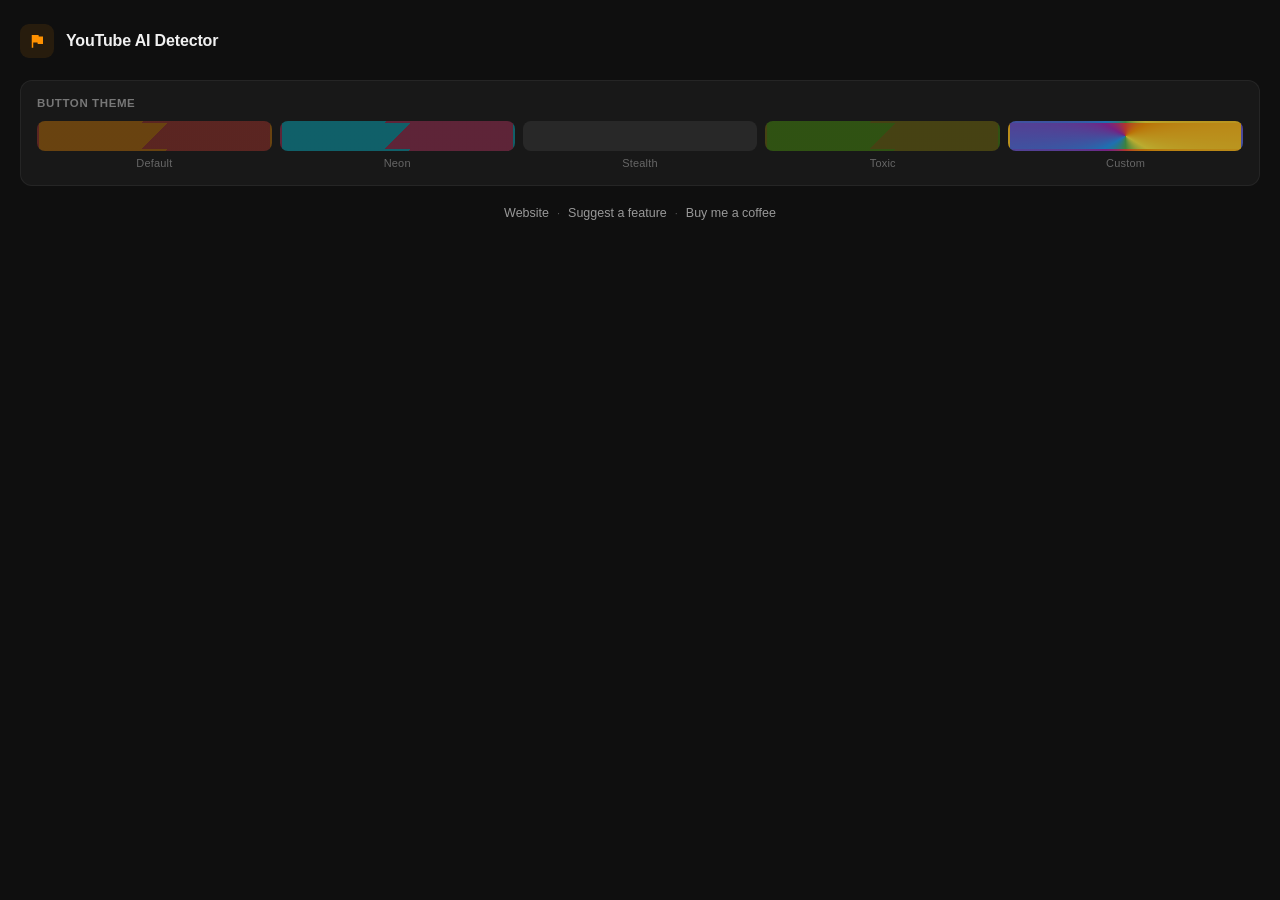
<file: extension/popup.html>
<!DOCTYPE html>
<html lang="en">
<head>
  <meta charset="UTF-8">
  <meta name="viewport" content="width=device-width, initial-scale=1.0">
  <link rel="stylesheet" href="popup.css">
  <title>YouTube AI Blocker</title>
</head>
<body>
  <div class="popup">
    <header class="header">
      <div class="header-icon">
        <svg viewBox="0 0 24 24" width="18" height="18" fill="#ff9100">
          <path d="M14.4 6L14 4H5v17h2v-7h5.6l.4 2h7V6z"/>
        </svg>
      </div>
      <h1 class="header-title">YouTube AI Detector</h1>
    </header>

    <section class="card">
      <p class="card-label">Button theme</p>
      <div class="theme-picker" id="theme-picker">
        <button class="theme-swatch" data-theme="default" title="Default">
          <span class="swatch-fill swatch-default"></span>
          <span class="swatch-name">Default</span>
        </button>
        <button class="theme-swatch" data-theme="neon" title="Neon">
          <span class="swatch-fill swatch-neon"></span>
          <span class="swatch-name">Neon</span>
        </button>
        <button class="theme-swatch" data-theme="stealth" title="Stealth">
          <span class="swatch-fill swatch-stealth"></span>
          <span class="swatch-name">Stealth</span>
        </button>
        <button class="theme-swatch" data-theme="toxic" title="Toxic">
          <span class="swatch-fill swatch-toxic"></span>
          <span class="swatch-name">Toxic</span>
        </button>
        <button class="theme-swatch" data-theme="custom" title="Custom">
          <span class="swatch-fill swatch-custom" id="swatch-custom-fill"></span>
          <span class="swatch-name">Custom</span>
        </button>
      </div>

      <div class="custom-colors" id="custom-colors">
        <div class="color-row">
          <label>Flagged color</label>
          <input type="color" id="color-flagged" value="#ff9100">
        </div>
        <div class="color-row">
          <label>Reported color</label>
          <input type="color" id="color-reported" value="#f44336">
        </div>
      </div>
    </section>

    <footer class="footer">
      <div class="footer-links">
        <a href="https://youtube-ai-detector.lukasdzenk.com" target="_blank" class="footer-link">Website</a>
        <span class="footer-dot">·</span>
        <a href="mailto:lukasdzn1@gmail.com?subject=YouTube%20AI%20Blocker%20Feedback" class="footer-link">Suggest a feature</a>
        <span class="footer-dot">·</span>
        <a href="https://www.buymeacoffee.com/lukasdzn" target="_blank" class="footer-link">Buy me a coffee</a>
      </div>
    </footer>
  </div>
  <script src="popup.js"></script>
</body>
</html>
</file>
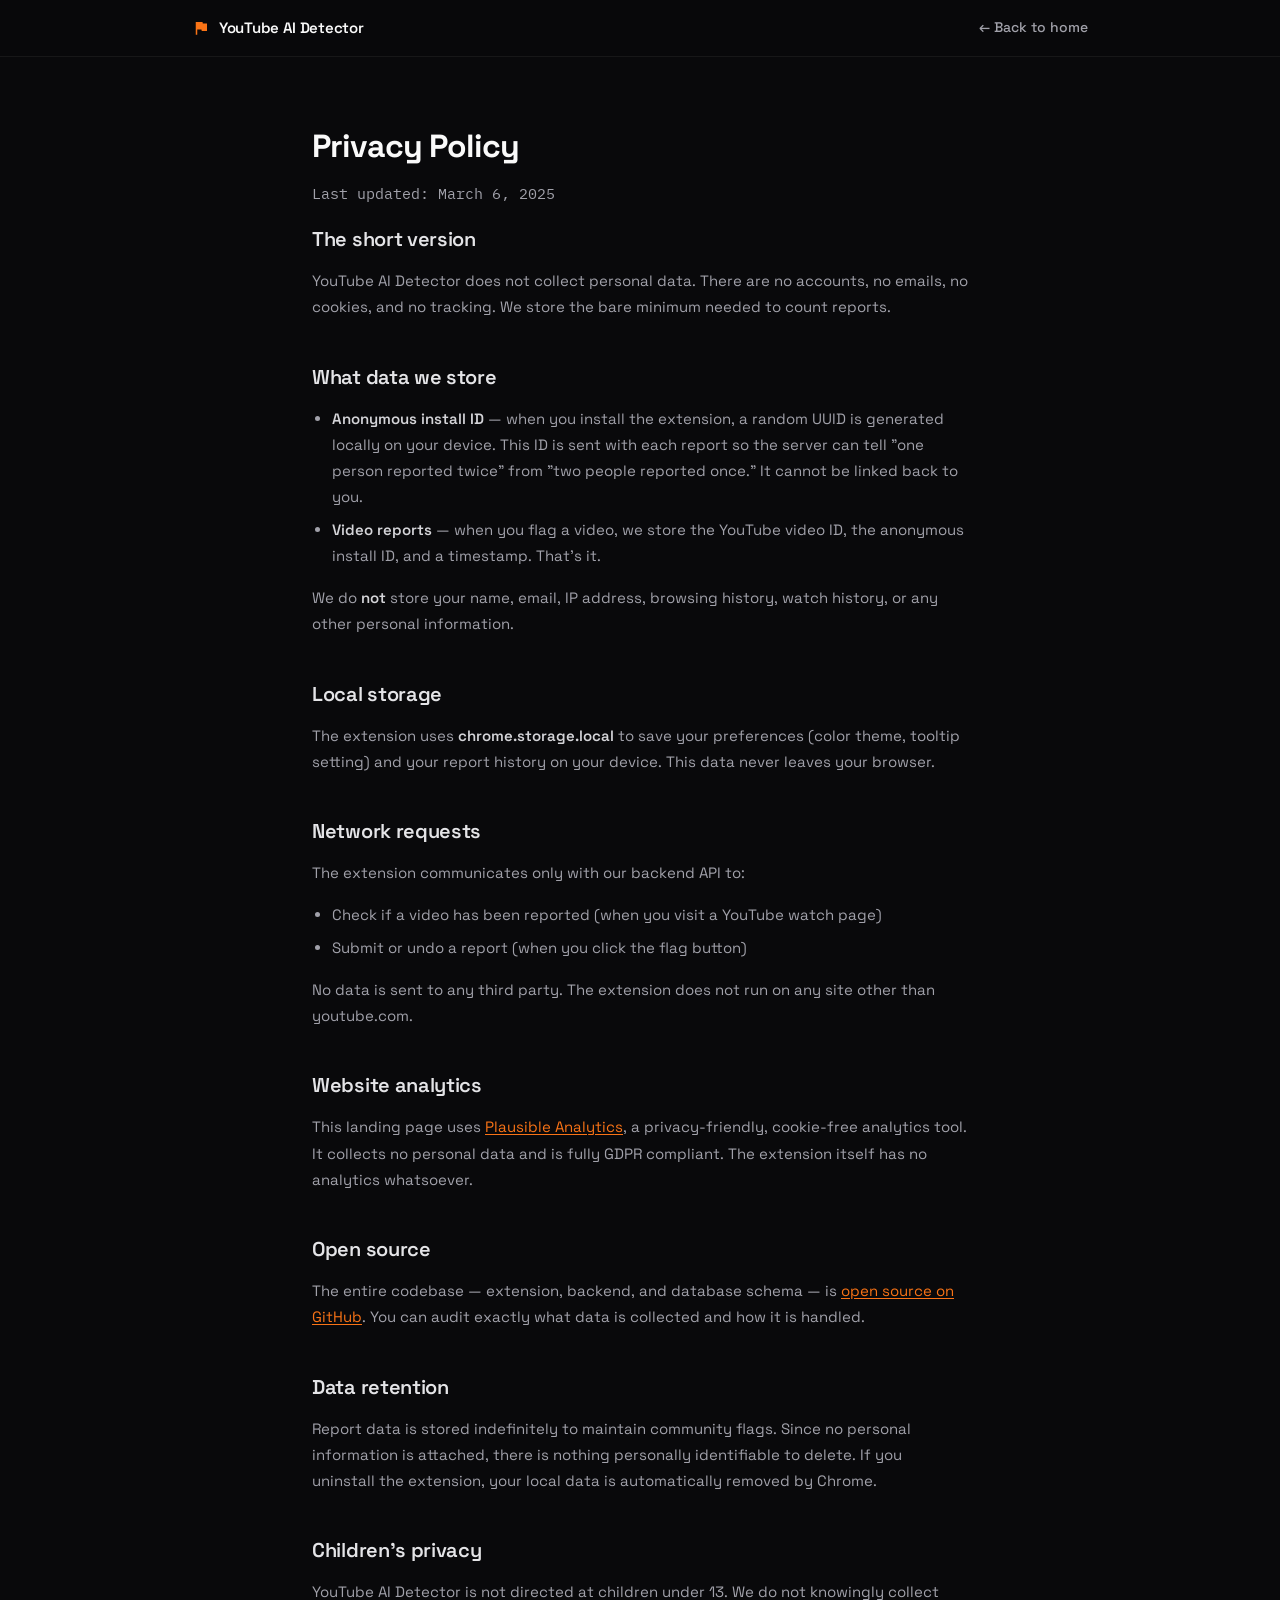
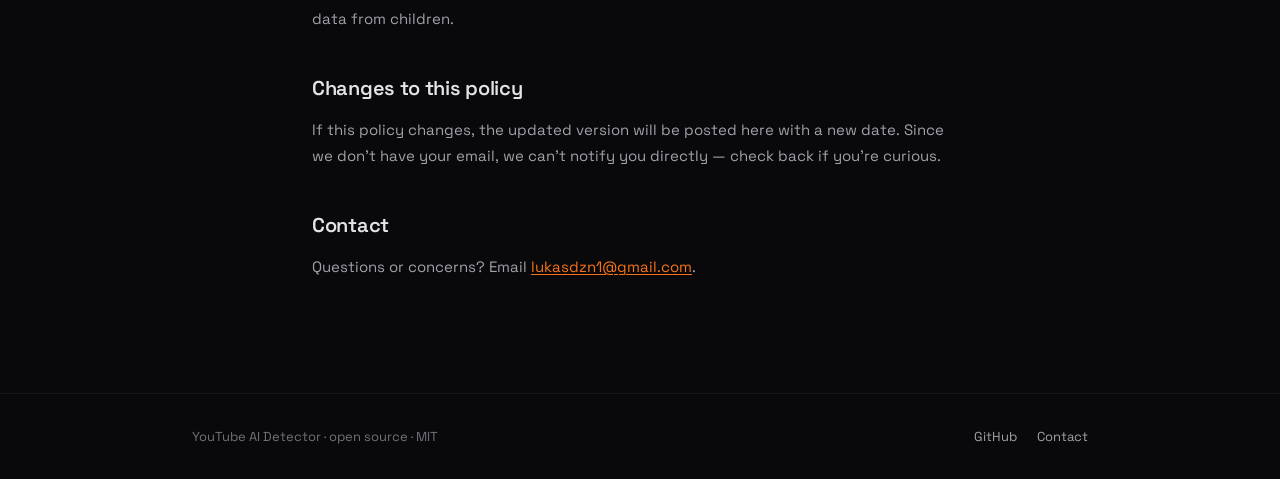
<file: backend/static/privacy.html>
<!DOCTYPE html>
<html lang="en" dir="ltr">
<head>
  <meta charset="UTF-8">
  <meta name="viewport" content="width=device-width, initial-scale=1.0">
  <title>Privacy Policy — YouTube AI Detector</title>
  <meta name="description" content="Privacy policy for the YouTube AI Detector Chrome extension. No accounts, no tracking, no personal data.">
  <meta name="robots" content="index, follow">
  <link rel="canonical" href="https://youtube-ai-detector.lukasdzenk.com/privacy">
  <meta name="theme-color" content="#09090b">
  <link rel="icon" href="/favicon.ico" type="image/x-icon">
  <link rel="preconnect" href="https://fonts.googleapis.com">
  <link rel="preconnect" href="https://fonts.gstatic.com" crossorigin>
  <link href="https://fonts.googleapis.com/css2?family=Space+Grotesk:wght@400;500;600;700&family=IBM+Plex+Mono:wght@400;500&display=swap" rel="stylesheet">
  <script defer data-domain="youtube-ai-detector.lukasdzenk.com" src="https://plausible-1.matcha-squad.xyz/js/script.js"></script>
  <style>
    * { margin: 0; padding: 0; box-sizing: border-box; }

    body {
      font-family: 'Space Grotesk', system-ui, sans-serif;
      background: #09090b;
      color: #d4d4d8;
      font-size: 16px;
      line-height: 1.65;
      -webkit-font-smoothing: antialiased;
      overflow-x: hidden;
    }

    a { color: inherit; }

    :focus-visible {
      outline: 2px solid #f97316;
      outline-offset: 2px;
    }

    .w {
      max-width: 720px;
      margin: 0 auto;
      padding: 0 32px;
    }

    nav {
      position: fixed;
      top: 0;
      left: 0;
      right: 0;
      z-index: 100;
      background: rgba(9, 9, 11, 0.92);
      backdrop-filter: blur(12px);
      border-bottom: 1px solid rgba(255,255,255,0.06);
    }

    .nav-inner {
      max-width: 960px;
      margin: 0 auto;
      padding: 0 32px;
      display: flex;
      align-items: center;
      justify-content: space-between;
      height: 56px;
    }

    .nav-left {
      display: flex;
      align-items: center;
      gap: 9px;
      text-decoration: none;
    }

    .nav-flag { color: #f97316; }

    .nav-name {
      font-weight: 600;
      font-size: 15px;
      color: #fafafa;
      letter-spacing: -0.3px;
    }

    .nav-back {
      font-size: 14px;
      color: #a1a1aa;
      text-decoration: none;
      font-weight: 500;
      transition: color 0.15s;
    }

    .nav-back:hover { color: #d4d4d8; }

    .content {
      padding: 120px 0 96px;
    }

    .content h1 {
      font-size: 32px;
      font-weight: 700;
      color: #fafafa;
      letter-spacing: -1px;
      margin-bottom: 8px;
    }

    .updated {
      font-family: 'IBM Plex Mono', monospace;
      font-size: 13px;
      color: #71717a;
      margin-bottom: 48px;
    }

    .content h2 {
      font-size: 20px;
      font-weight: 600;
      color: #e4e4e7;
      margin: 40px 0 12px;
      letter-spacing: -0.3px;
    }

    .content h2:first-of-type {
      margin-top: 0;
    }

    .content p {
      font-size: 15px;
      color: #a1a1aa;
      line-height: 1.75;
      margin-bottom: 16px;
    }

    .content ul {
      margin: 0 0 16px 20px;
      font-size: 15px;
      color: #a1a1aa;
      line-height: 1.75;
    }

    .content li {
      margin-bottom: 6px;
    }

    .content strong {
      color: #d4d4d8;
      font-weight: 600;
    }

    .content a {
      color: #f97316;
      text-decoration: underline;
      text-underline-offset: 2px;
      transition: color 0.15s;
    }

    .content a:hover { color: #fb923c; }

    footer {
      border-top: 1px solid rgba(255,255,255,0.06);
      padding: 32px 0;
    }

    .footer-inner {
      max-width: 960px;
      margin: 0 auto;
      padding: 0 32px;
      display: flex;
      justify-content: space-between;
      align-items: center;
      font-size: 13px;
      color: #71717a;
    }

    .footer-inner a {
      color: #a1a1aa;
      text-decoration: none;
      transition: color 0.15s;
    }

    .footer-inner a:hover { color: #d4d4d8; }

    .footer-links {
      display: flex;
      gap: 20px;
    }

    @media (max-width: 680px) {
      .w { padding: 0 20px; }
      .nav-inner { padding: 0 20px; }
      .footer-inner { padding: 0 20px; flex-direction: column; gap: 14px; text-align: center; }
      .content { padding: 100px 0 64px; }
      .content h1 { font-size: 26px; }
      .nav-name { display: none; }
    }
  </style>
</head>
<body>

<header>
<nav role="navigation" aria-label="Main navigation">
  <div class="nav-inner">
    <a href="/" class="nav-left">
      <svg class="nav-flag" viewBox="0 0 24 24" width="18" height="18" fill="currentColor"><path d="M14.4 6L14 4H5v17h2v-7h5.6l.4 2h7V6z"/></svg>
      <span class="nav-name">YouTube AI Detector</span>
    </a>
    <a href="/" class="nav-back">&larr; Back to home</a>
  </div>
</nav>
</header>

<main class="content">
  <div class="w">
    <h1>Privacy Policy</h1>
    <p class="updated">Last updated: March 6, 2025</p>

    <h2>The short version</h2>
    <p>YouTube AI Detector does not collect personal data. There are no accounts, no emails, no cookies, and no tracking. We store the bare minimum needed to count reports.</p>

    <h2>What data we store</h2>
    <ul>
      <li><strong>Anonymous install ID</strong> — when you install the extension, a random UUID is generated locally on your device. This ID is sent with each report so the server can tell "one person reported twice" from "two people reported once." It cannot be linked back to you.</li>
      <li><strong>Video reports</strong> — when you flag a video, we store the YouTube video ID, the anonymous install ID, and a timestamp. That's it.</li>
    </ul>
    <p>We do <strong>not</strong> store your name, email, IP address, browsing history, watch history, or any other personal information.</p>

    <h2>Local storage</h2>
    <p>The extension uses <strong>chrome.storage.local</strong> to save your preferences (color theme, tooltip setting) and your report history on your device. This data never leaves your browser.</p>

    <h2>Network requests</h2>
    <p>The extension communicates only with our backend API to:</p>
    <ul>
      <li>Check if a video has been reported (when you visit a YouTube watch page)</li>
      <li>Submit or undo a report (when you click the flag button)</li>
    </ul>
    <p>No data is sent to any third party. The extension does not run on any site other than youtube.com.</p>

    <h2>Website analytics</h2>
    <p>This landing page uses <a href="https://plausible.io" target="_blank" rel="noopener">Plausible Analytics</a>, a privacy-friendly, cookie-free analytics tool. It collects no personal data and is fully GDPR compliant. The extension itself has no analytics whatsoever.</p>

    <h2>Open source</h2>
    <p>The entire codebase — extension, backend, and database schema — is <a href="https://github.com/LukasDzenk/youtube-ai-detector" target="_blank" rel="noopener nofollow">open source on GitHub</a>. You can audit exactly what data is collected and how it is handled.</p>

    <h2>Data retention</h2>
    <p>Report data is stored indefinitely to maintain community flags. Since no personal information is attached, there is nothing personally identifiable to delete. If you uninstall the extension, your local data is automatically removed by Chrome.</p>

    <h2>Children's privacy</h2>
    <p>YouTube AI Detector is not directed at children under 13. We do not knowingly collect data from children.</p>

    <h2>Changes to this policy</h2>
    <p>If this policy changes, the updated version will be posted here with a new date. Since we don't have your email, we can't notify you directly — check back if you're curious.</p>

    <h2>Contact</h2>
    <p>Questions or concerns? Email <a href="mailto:lukasdzn1@gmail.com?subject=YouTube%20AI%20Detector%20-%20Privacy">lukasdzn1@gmail.com</a>.</p>
  </div>
</main>

<footer role="contentinfo">
  <div class="footer-inner">
    <span>YouTube AI Detector &middot; open source &middot; MIT</span>
    <div class="footer-links">
      <a href="https://github.com/LukasDzenk/youtube-ai-detector" target="_blank" rel="noopener nofollow">GitHub</a>
      <a href="mailto:lukasdzn1@gmail.com?subject=YouTube%20AI%20Detector%20Feedback">Contact</a>
    </div>
  </div>
</footer>

</body>
</html>
</file>
<file: extension/popup.css>
* {
  margin: 0;
  padding: 0;
  box-sizing: border-box;
}

body {
  font-family: "Roboto", "YouTube Noto", Arial, sans-serif;
  background: #0f0f0f;
  color: #e8e8e8;
  min-width: 360px;
  -webkit-font-smoothing: antialiased;
}

/* ---------- Layout ---------- */

.popup {
  padding: 20px;
  display: flex;
  flex-direction: column;
  gap: 14px;
}

/* ---------- Header ---------- */

.header {
  display: flex;
  align-items: center;
  gap: 12px;
  padding: 4px 0 8px;
}

.header-icon {
  display: flex;
  align-items: center;
  justify-content: center;
  width: 34px;
  height: 34px;
  border-radius: 9px;
  background: rgba(255, 145, 0, 0.1);
  flex-shrink: 0;
}

.header-title {
  font-size: 16px;
  font-weight: 600;
  color: #f1f1f1;
  letter-spacing: -0.01em;
}

/* ---------- Card ---------- */

.card {
  background: rgba(255, 255, 255, 0.04);
  border: 1px solid rgba(255, 255, 255, 0.06);
  border-radius: 12px;
  padding: 16px;
}

.card-label {
  font-size: 11.5px;
  font-weight: 600;
  color: #777;
  text-transform: uppercase;
  letter-spacing: 0.6px;
  margin-bottom: 12px;
}

/* ---------- Theme Picker ---------- */

.theme-picker {
  display: flex;
  gap: 8px;
}

.theme-swatch {
  flex: 1;
  display: flex;
  flex-direction: column;
  align-items: center;
  gap: 6px;
  border: none;
  background: none;
  cursor: pointer;
  padding: 0;
  transition: transform 0.1s;
}

.theme-swatch:hover {
  transform: scale(1.05);
}

.swatch-fill {
  width: 100%;
  height: 30px;
  border-radius: 8px;
  box-sizing: border-box;
  border: 2px solid transparent;
  transition: border-color 0.15s;
}

.theme-swatch.active .swatch-fill {
  border-color: #3ea6ff;
}

.swatch-name {
  font-size: 11px;
  font-weight: 500;
  color: #666;
  letter-spacing: 0.2px;
  transition: color 0.15s;
}

.theme-swatch.active .swatch-name {
  color: #3ea6ff;
}

.swatch-default {
  background: linear-gradient(135deg, rgba(255, 145, 0, 0.35) 50%, rgba(244, 67, 54, 0.3) 50%);
}

.swatch-neon {
  background: linear-gradient(135deg, rgba(0, 229, 255, 0.35) 50%, rgba(255, 64, 129, 0.3) 50%);
}

.swatch-stealth {
  background: rgba(255, 255, 255, 0.07);
}

.swatch-toxic {
  background: linear-gradient(135deg, rgba(118, 255, 3, 0.25) 50%, rgba(255, 234, 0, 0.2) 50%);
}

.swatch-custom {
  background: conic-gradient(
    #f44336, #ff9800, #ffeb3b, #4caf50,
    #2196f3, #9c27b0, #f44336
  );
  opacity: 0.7;
}

.theme-swatch.active .swatch-custom {
  opacity: 1;
}

/* ---------- Custom Colors ---------- */

.custom-colors {
  display: none;
  margin-top: 14px;
  padding-top: 14px;
  border-top: 1px solid rgba(255, 255, 255, 0.06);
}

.custom-colors.visible {
  display: block;
}

.color-row {
  display: flex;
  align-items: center;
  justify-content: space-between;
  padding: 5px 0;
}

.color-row label {
  font-size: 13px;
  color: #999;
  font-weight: 400;
}

.color-row input[type="color"] {
  -webkit-appearance: none;
  appearance: none;
  width: 40px;
  height: 26px;
  border: 1px solid rgba(255, 255, 255, 0.1);
  border-radius: 6px;
  background: none;
  cursor: pointer;
  padding: 0;
  transition: border-color 0.15s;
}

.color-row input[type="color"]:hover {
  border-color: rgba(255, 255, 255, 0.25);
}

.color-row input[type="color"]::-webkit-color-swatch-wrapper {
  padding: 2px;
}

.color-row input[type="color"]::-webkit-color-swatch {
  border: none;
  border-radius: 4px;
}

/* ---------- Footer ---------- */

.footer {
  padding-top: 6px;
  text-align: center;
}

.footer-links {
  display: flex;
  justify-content: center;
  align-items: center;
  gap: 8px;
}

.footer-link {
  font-size: 12.5px;
  color: #999;
  text-decoration: none;
  transition: color 0.15s;
}

.footer-link:hover {
  color: #3ea6ff;
}

.footer-dot {
  font-size: 11px;
  color: #555;
}
</file>
